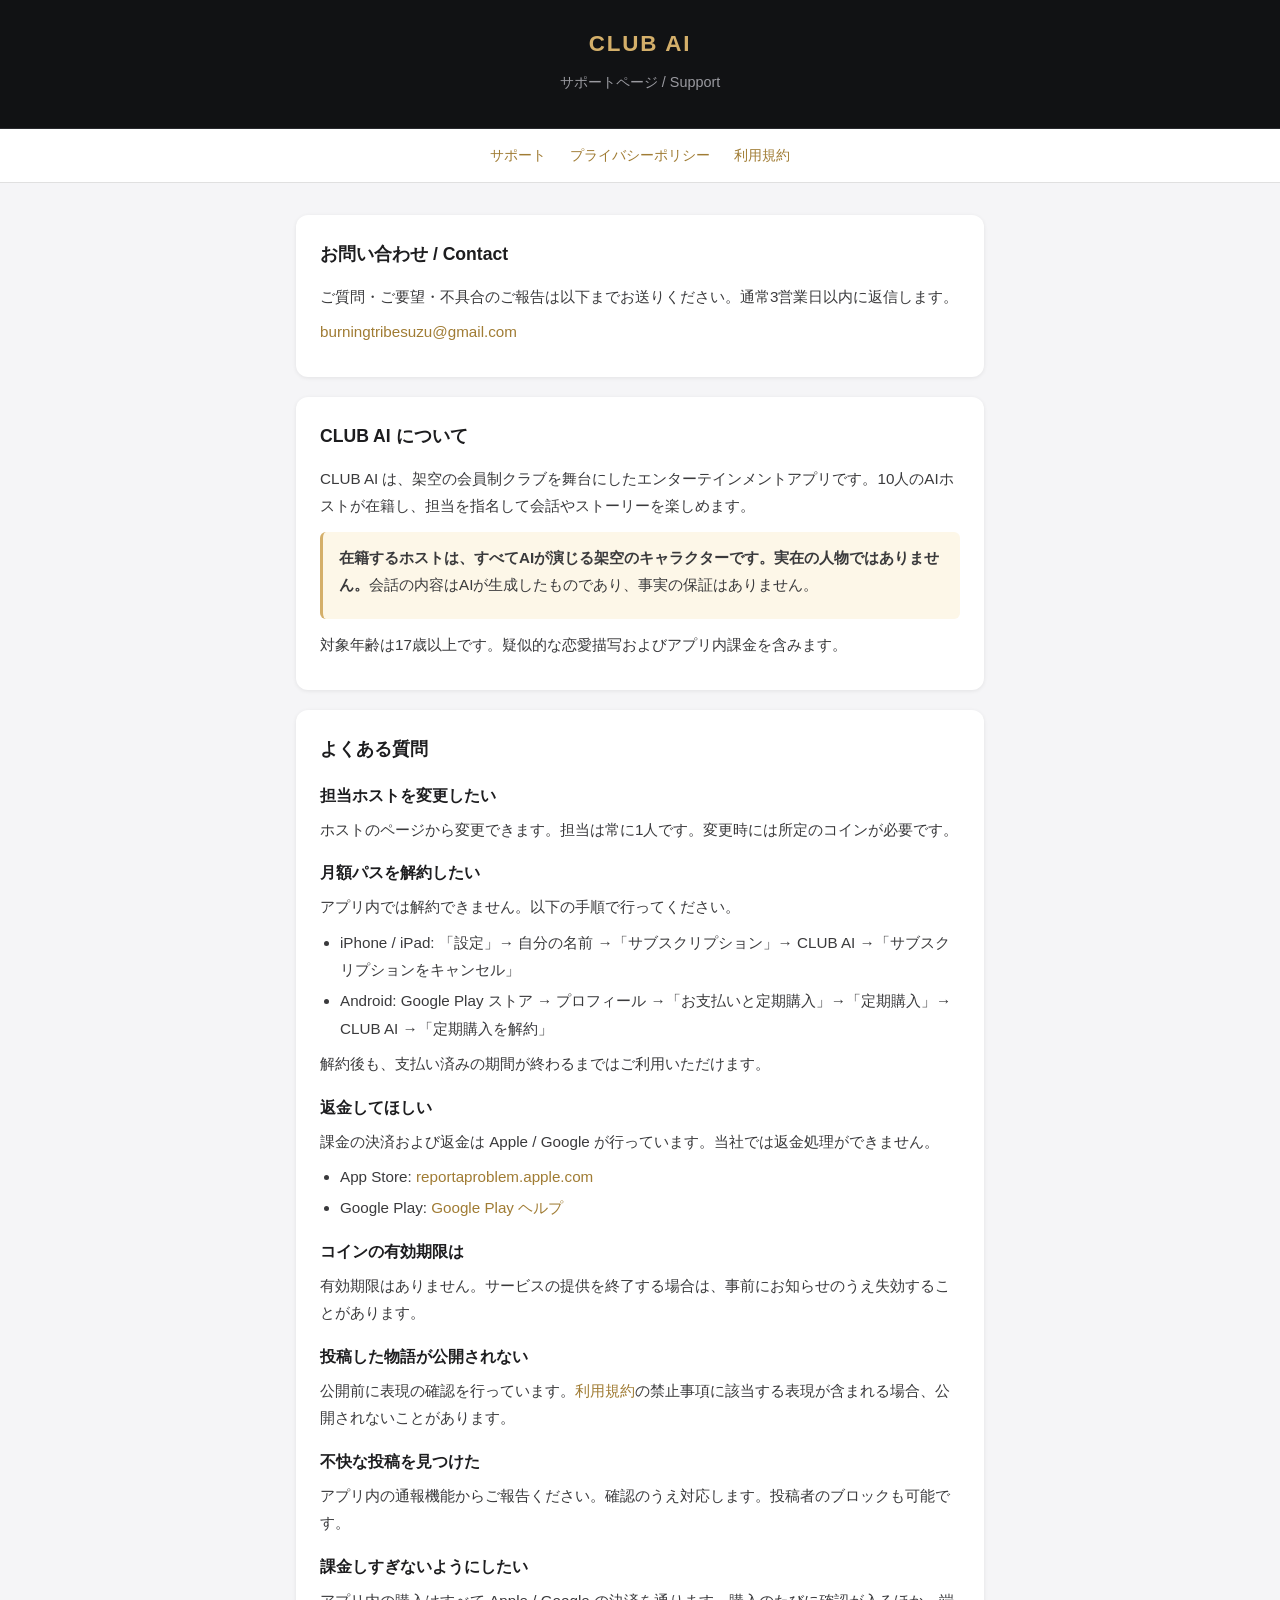
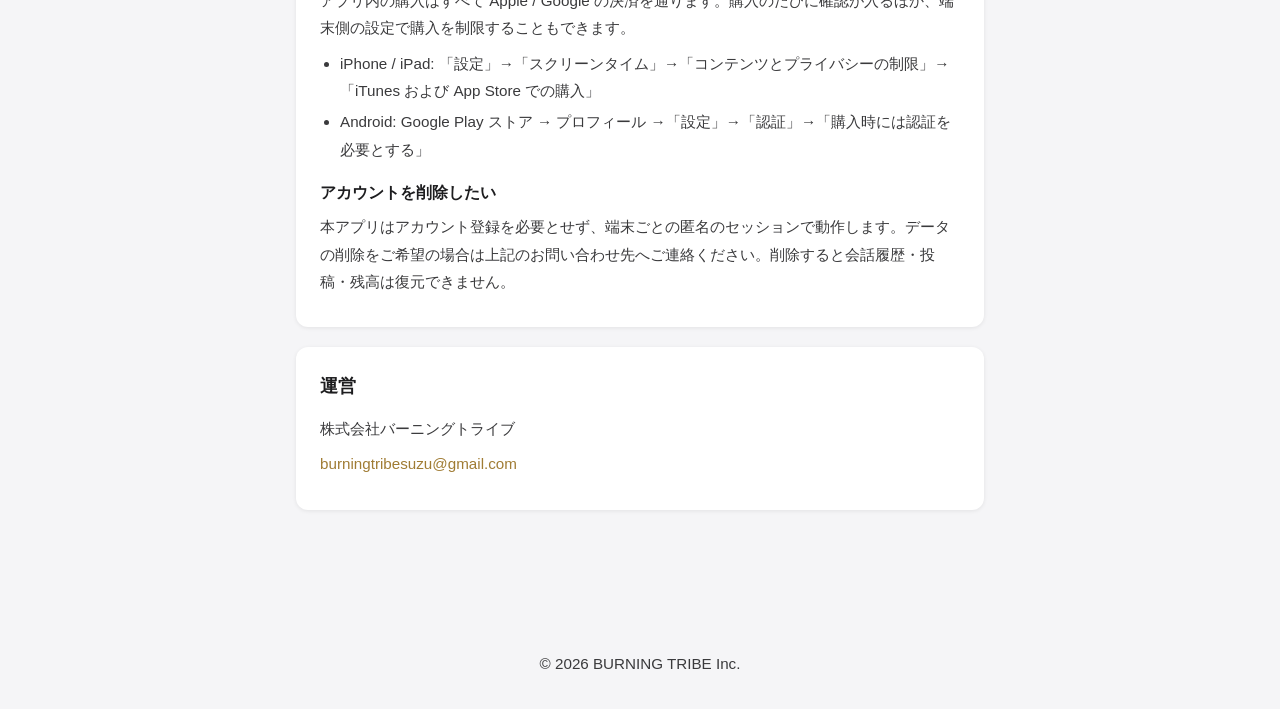
<file: index.html>
<!DOCTYPE html>
<html lang="ja">
<head>
<meta charset="UTF-8">
<meta name="viewport" content="width=device-width, initial-scale=1.0">
<title>CLUB AI — サポート</title>
<link rel="stylesheet" href="style.css">
</head>
<body>
<header>
  <h1>CLUB AI</h1>
  <p>サポートページ / Support</p>
</header>
<nav>
  <a href="index.html">サポート</a>
  <a href="privacy.html">プライバシーポリシー</a>
  <a href="terms.html">利用規約</a>
</nav>
<main>

<section>
  <h2>お問い合わせ / Contact</h2>
  <p>ご質問・ご要望・不具合のご報告は以下までお送りください。通常3営業日以内に返信します。</p>
  <p><a href="mailto:burningtribesuzu@gmail.com">burningtribesuzu@gmail.com</a></p>
</section>

<section>
  <h2>CLUB AI について</h2>
  <p>CLUB AI は、架空の会員制クラブを舞台にしたエンターテインメントアプリです。10人のAIホストが在籍し、担当を指名して会話やストーリーを楽しめます。</p>
  <div class="note">
    <p><strong>在籍するホストは、すべてAIが演じる架空のキャラクターです。実在の人物ではありません。</strong>会話の内容はAIが生成したものであり、事実の保証はありません。</p>
  </div>
  <p>対象年齢は17歳以上です。疑似的な恋愛描写およびアプリ内課金を含みます。</p>
</section>

<section>
  <h2>よくある質問</h2>

  <h3>担当ホストを変更したい</h3>
  <p>ホストのページから変更できます。担当は常に1人です。変更時には所定のコインが必要です。</p>

  <h3>月額パスを解約したい</h3>
  <p>アプリ内では解約できません。以下の手順で行ってください。</p>
  <ul>
    <li>iPhone / iPad: 「設定」→ 自分の名前 →「サブスクリプション」→ CLUB AI →「サブスクリプションをキャンセル」</li>
    <li>Android: Google Play ストア → プロフィール →「お支払いと定期購入」→「定期購入」→ CLUB AI →「定期購入を解約」</li>
  </ul>
  <p>解約後も、支払い済みの期間が終わるまではご利用いただけます。</p>

  <h3>返金してほしい</h3>
  <p>課金の決済および返金は Apple / Google が行っています。当社では返金処理ができません。</p>
  <ul>
    <li>App Store: <a href="https://reportaproblem.apple.com/">reportaproblem.apple.com</a></li>
    <li>Google Play: <a href="https://support.google.com/googleplay/answer/2479637">Google Play ヘルプ</a></li>
  </ul>

  <h3>コインの有効期限は</h3>
  <p>有効期限はありません。サービスの提供を終了する場合は、事前にお知らせのうえ失効することがあります。</p>

  <h3>投稿した物語が公開されない</h3>
  <p>公開前に表現の確認を行っています。<a href="terms.html">利用規約</a>の禁止事項に該当する表現が含まれる場合、公開されないことがあります。</p>

  <h3>不快な投稿を見つけた</h3>
  <p>アプリ内の通報機能からご報告ください。確認のうえ対応します。投稿者のブロックも可能です。</p>

  <h3>課金しすぎないようにしたい</h3>
  <p>アプリ内の購入はすべて Apple / Google の決済を通ります。購入のたびに確認が入るほか、端末側の設定で購入を制限することもできます。</p>
  <ul>
    <li>iPhone / iPad: 「設定」→「スクリーンタイム」→「コンテンツとプライバシーの制限」→「iTunes および App Store での購入」</li>
    <li>Android: Google Play ストア → プロフィール →「設定」→「認証」→「購入時には認証を必要とする」</li>
  </ul>

  <h3>アカウントを削除したい</h3>
  <p>本アプリはアカウント登録を必要とせず、端末ごとの匿名のセッションで動作します。データの削除をご希望の場合は上記のお問い合わせ先へご連絡ください。削除すると会話履歴・投稿・残高は復元できません。</p>
</section>

<section>
  <h2>運営</h2>
  <p>株式会社バーニングトライブ</p>
  <p><a href="mailto:burningtribesuzu@gmail.com">burningtribesuzu@gmail.com</a></p>
</section>

</main>
<footer>
  <p>© 2026 BURNING TRIBE Inc.</p>
</footer>
</body>
</html>
</file>
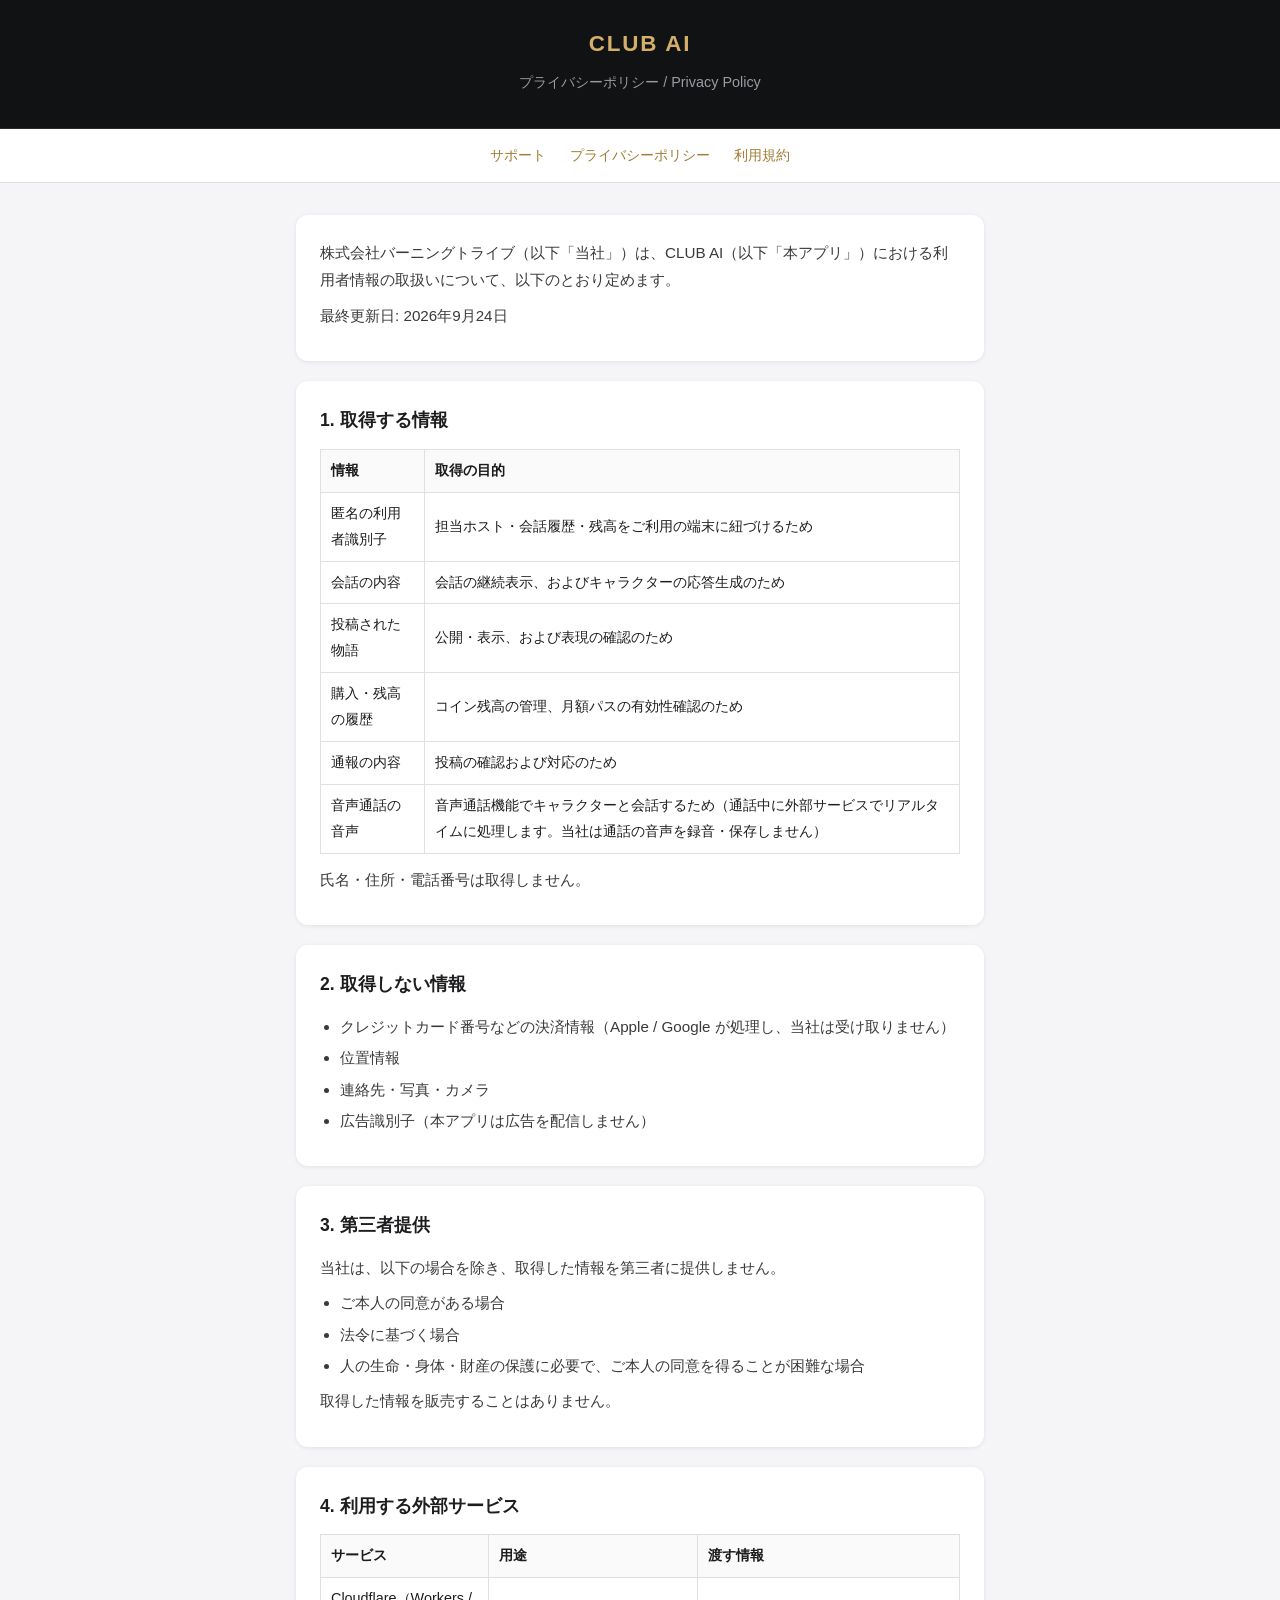
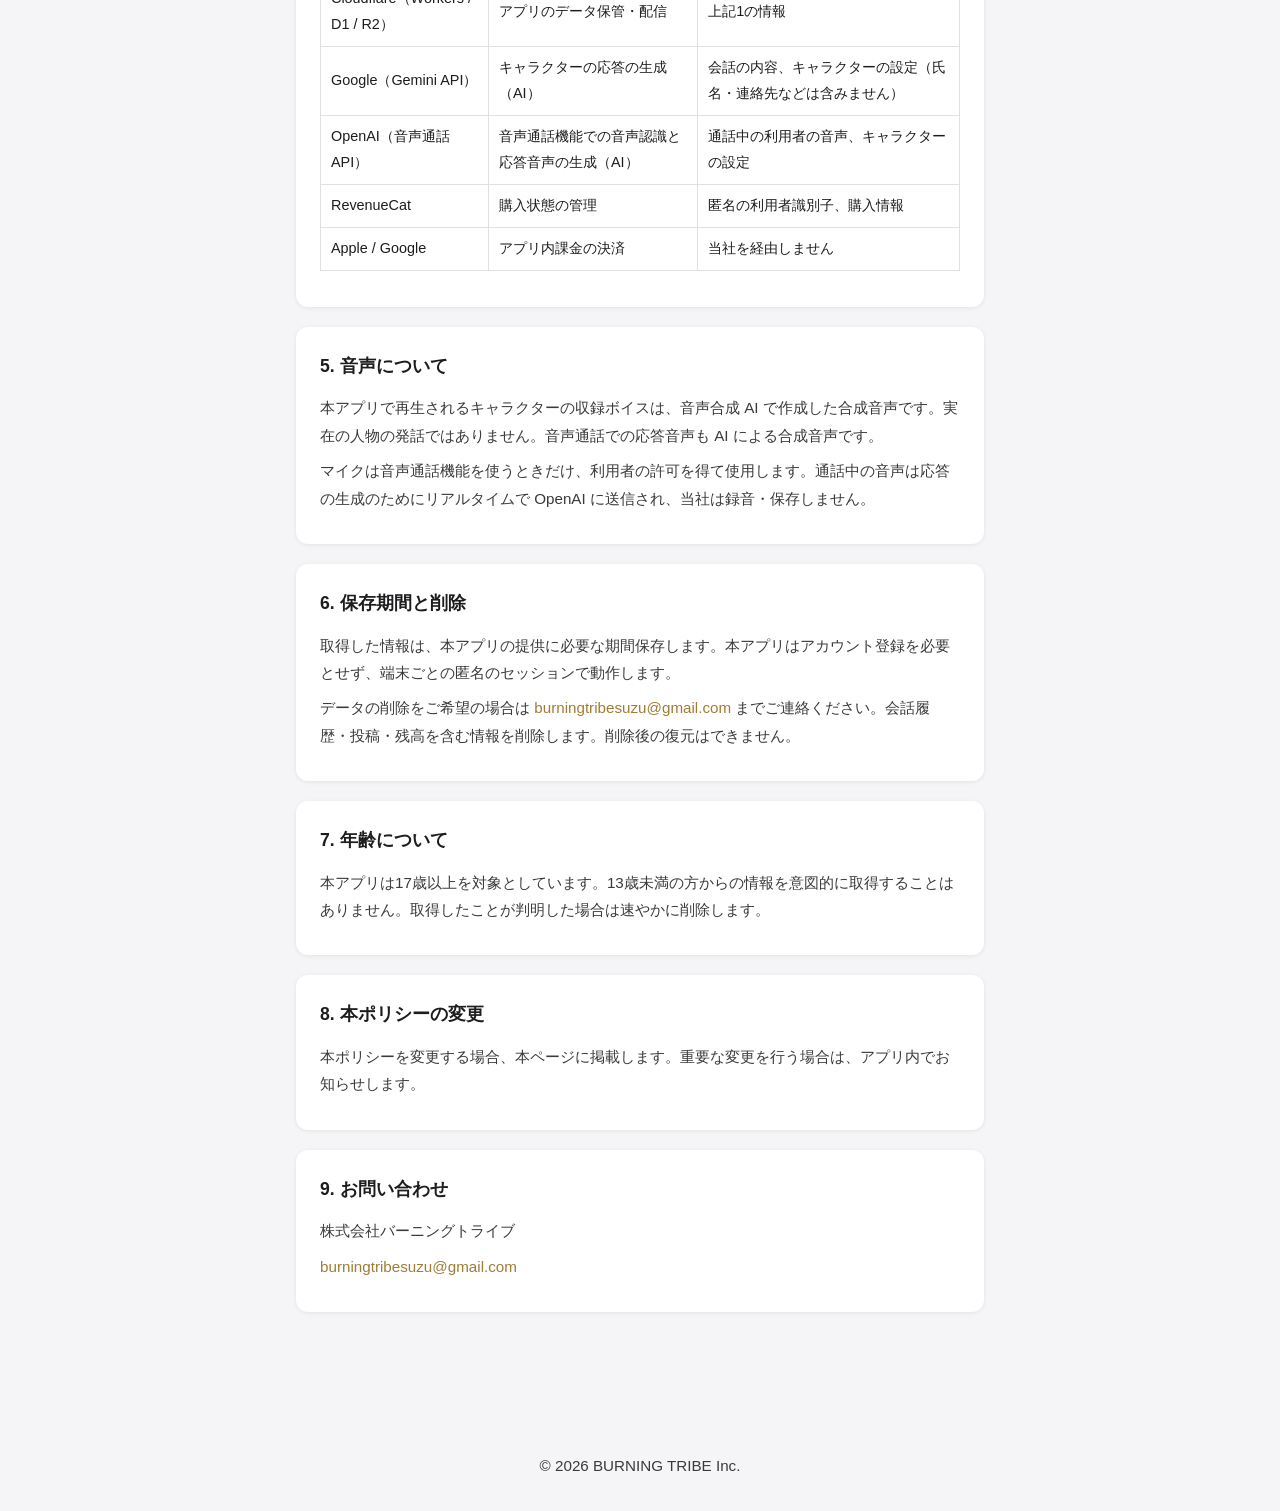
<file: privacy.html>
<!DOCTYPE html>
<html lang="ja">
<head>
<meta charset="UTF-8">
<meta name="viewport" content="width=device-width, initial-scale=1.0">
<title>CLUB AI — プライバシーポリシー</title>
<link rel="stylesheet" href="style.css">
</head>
<body>
<header>
  <h1>CLUB AI</h1>
  <p>プライバシーポリシー / Privacy Policy</p>
</header>
<nav>
  <a href="index.html">サポート</a>
  <a href="privacy.html">プライバシーポリシー</a>
  <a href="terms.html">利用規約</a>
</nav>
<main>

<section>
  <p>株式会社バーニングトライブ（以下「当社」）は、CLUB AI（以下「本アプリ」）における利用者情報の取扱いについて、以下のとおり定めます。</p>
  <p>最終更新日: 2026年9月24日</p>
</section>

<section>
  <h2>1. 取得する情報</h2>
  <table>
    <tr><th>情報</th><th>取得の目的</th></tr>
    <tr><td>匿名の利用者識別子</td><td>担当ホスト・会話履歴・残高をご利用の端末に紐づけるため</td></tr>
    <tr><td>会話の内容</td><td>会話の継続表示、およびキャラクターの応答生成のため</td></tr>
    <tr><td>投稿された物語</td><td>公開・表示、および表現の確認のため</td></tr>
    <tr><td>購入・残高の履歴</td><td>コイン残高の管理、月額パスの有効性確認のため</td></tr>
    <tr><td>通報の内容</td><td>投稿の確認および対応のため</td></tr>
    <tr><td>音声通話の音声</td><td>音声通話機能でキャラクターと会話するため（通話中に外部サービスでリアルタイムに処理します。当社は通話の音声を録音・保存しません）</td></tr>
  </table>
  <p>氏名・住所・電話番号は取得しません。</p>
</section>

<section>
  <h2>2. 取得しない情報</h2>
  <ul>
    <li>クレジットカード番号などの決済情報（Apple / Google が処理し、当社は受け取りません）</li>
    <li>位置情報</li>
    <li>連絡先・写真・カメラ</li>
    <li>広告識別子（本アプリは広告を配信しません）</li>
  </ul>
</section>

<section>
  <h2>3. 第三者提供</h2>
  <p>当社は、以下の場合を除き、取得した情報を第三者に提供しません。</p>
  <ul>
    <li>ご本人の同意がある場合</li>
    <li>法令に基づく場合</li>
    <li>人の生命・身体・財産の保護に必要で、ご本人の同意を得ることが困難な場合</li>
  </ul>
  <p>取得した情報を販売することはありません。</p>
</section>

<section>
  <h2>4. 利用する外部サービス</h2>
  <table>
    <tr><th>サービス</th><th>用途</th><th>渡す情報</th></tr>
    <tr><td>Cloudflare（Workers / D1 / R2）</td><td>アプリのデータ保管・配信</td><td>上記1の情報</td></tr>
    <tr><td>Google（Gemini API）</td><td>キャラクターの応答の生成（AI）</td><td>会話の内容、キャラクターの設定（氏名・連絡先などは含みません）</td></tr>
    <tr><td>OpenAI（音声通話 API）</td><td>音声通話機能での音声認識と応答音声の生成（AI）</td><td>通話中の利用者の音声、キャラクターの設定</td></tr>
    <tr><td>RevenueCat</td><td>購入状態の管理</td><td>匿名の利用者識別子、購入情報</td></tr>
    <tr><td>Apple / Google</td><td>アプリ内課金の決済</td><td>当社を経由しません</td></tr>
  </table>
</section>

<section>
  <h2>5. 音声について</h2>
  <p>本アプリで再生されるキャラクターの収録ボイスは、音声合成 AI で作成した合成音声です。実在の人物の発話ではありません。音声通話での応答音声も AI による合成音声です。</p>
  <p>マイクは音声通話機能を使うときだけ、利用者の許可を得て使用します。通話中の音声は応答の生成のためにリアルタイムで OpenAI に送信され、当社は録音・保存しません。</p>
</section>

<section>
  <h2>6. 保存期間と削除</h2>
  <p>取得した情報は、本アプリの提供に必要な期間保存します。本アプリはアカウント登録を必要とせず、端末ごとの匿名のセッションで動作します。</p>
  <p>データの削除をご希望の場合は <a href="mailto:burningtribesuzu@gmail.com">burningtribesuzu@gmail.com</a> までご連絡ください。会話履歴・投稿・残高を含む情報を削除します。削除後の復元はできません。</p>
</section>

<section>
  <h2>7. 年齢について</h2>
  <p>本アプリは17歳以上を対象としています。13歳未満の方からの情報を意図的に取得することはありません。取得したことが判明した場合は速やかに削除します。</p>
</section>

<section>
  <h2>8. 本ポリシーの変更</h2>
  <p>本ポリシーを変更する場合、本ページに掲載します。重要な変更を行う場合は、アプリ内でお知らせします。</p>
</section>

<section>
  <h2>9. お問い合わせ</h2>
  <p>株式会社バーニングトライブ</p>
  <p><a href="mailto:burningtribesuzu@gmail.com">burningtribesuzu@gmail.com</a></p>
</section>

</main>
<footer>
  <p>© 2026 BURNING TRIBE Inc.</p>
</footer>
</body>
</html>
</file>
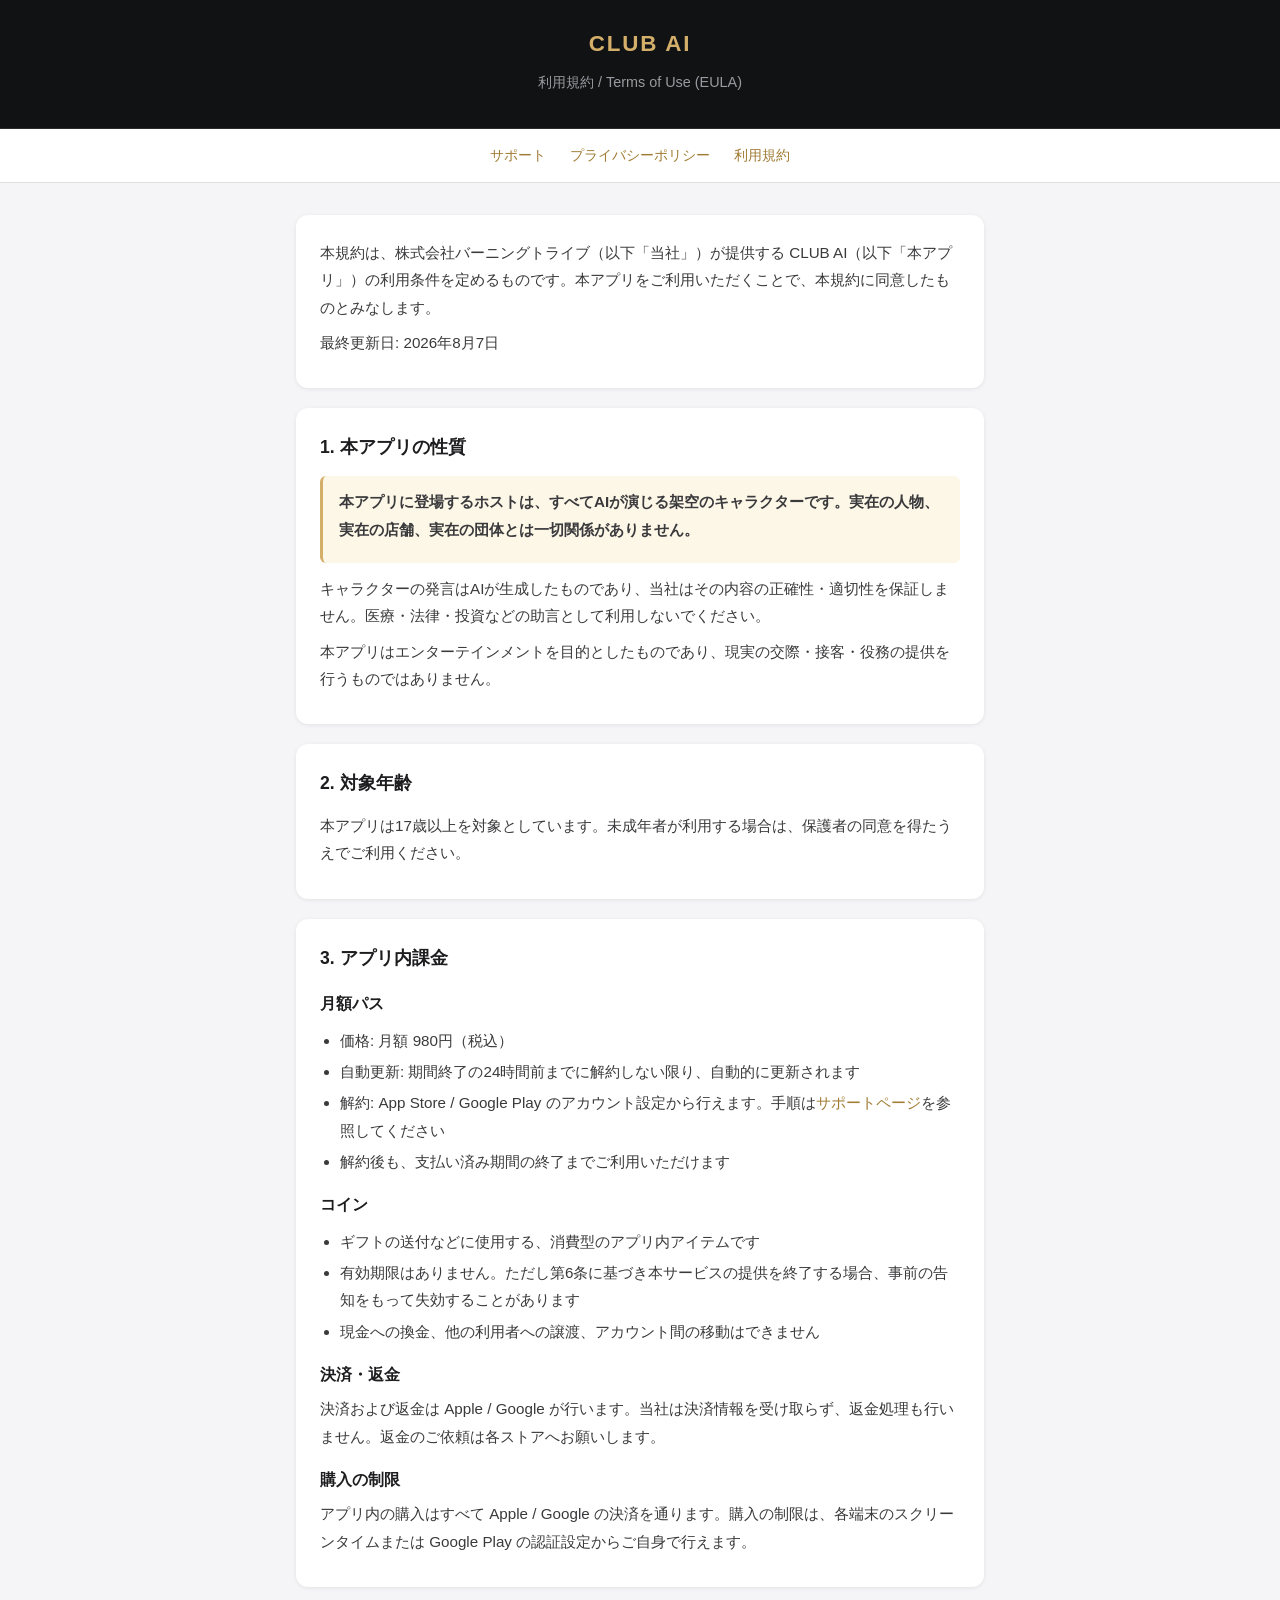
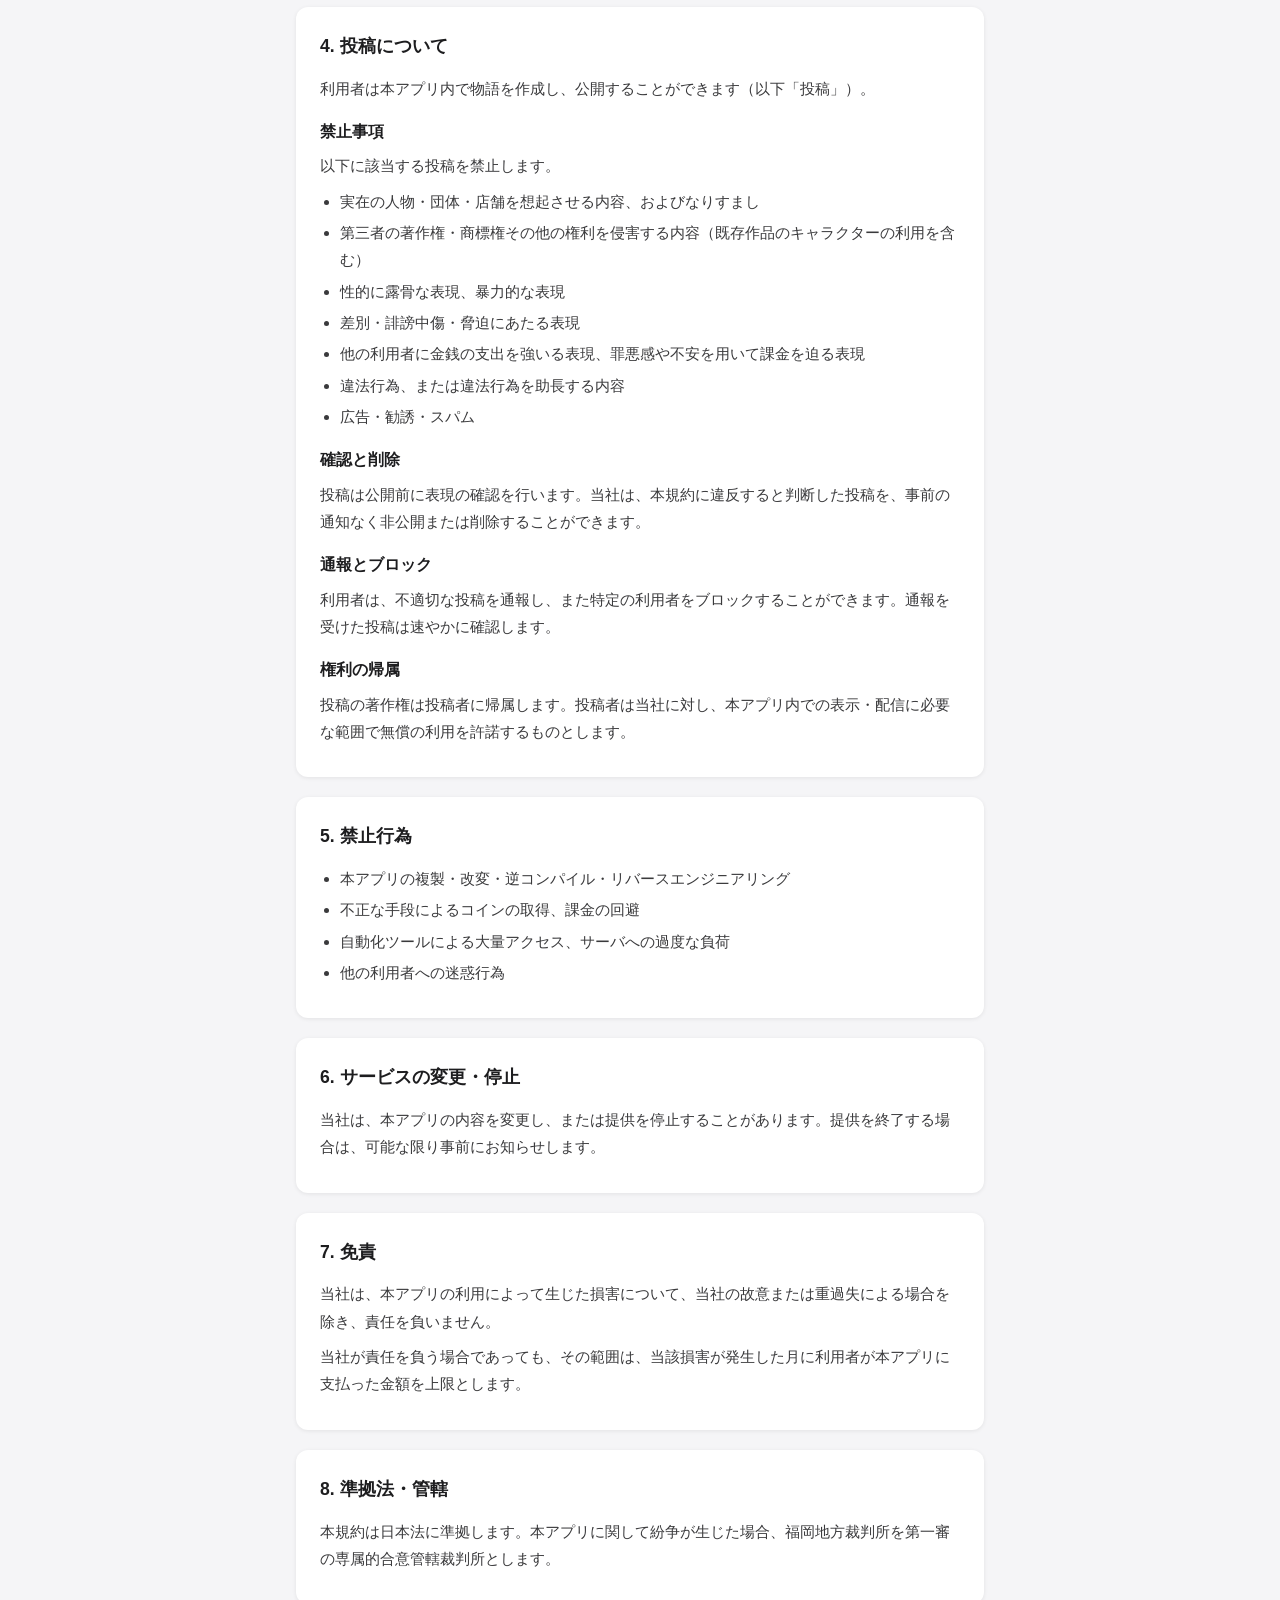
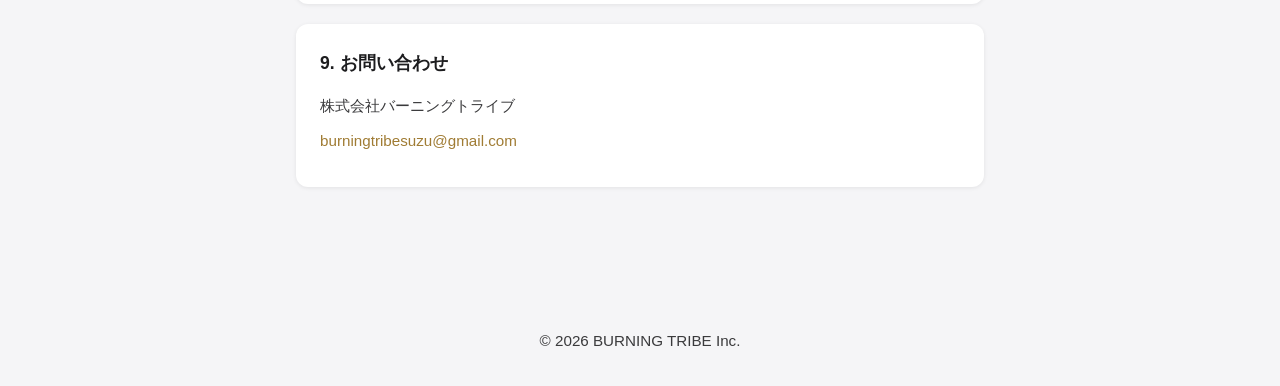
<file: terms.html>
<!DOCTYPE html>
<html lang="ja">
<head>
<meta charset="UTF-8">
<meta name="viewport" content="width=device-width, initial-scale=1.0">
<title>CLUB AI — 利用規約</title>
<link rel="stylesheet" href="style.css">
</head>
<body>
<header>
  <h1>CLUB AI</h1>
  <p>利用規約 / Terms of Use (EULA)</p>
</header>
<nav>
  <a href="index.html">サポート</a>
  <a href="privacy.html">プライバシーポリシー</a>
  <a href="terms.html">利用規約</a>
</nav>
<main>

<section>
  <p>本規約は、株式会社バーニングトライブ（以下「当社」）が提供する CLUB AI（以下「本アプリ」）の利用条件を定めるものです。本アプリをご利用いただくことで、本規約に同意したものとみなします。</p>
  <p>最終更新日: 2026年8月7日</p>
</section>

<section>
  <h2>1. 本アプリの性質</h2>
  <div class="note">
    <p><strong>本アプリに登場するホストは、すべてAIが演じる架空のキャラクターです。実在の人物、実在の店舗、実在の団体とは一切関係がありません。</strong></p>
  </div>
  <p>キャラクターの発言はAIが生成したものであり、当社はその内容の正確性・適切性を保証しません。医療・法律・投資などの助言として利用しないでください。</p>
  <p>本アプリはエンターテインメントを目的としたものであり、現実の交際・接客・役務の提供を行うものではありません。</p>
</section>

<section>
  <h2>2. 対象年齢</h2>
  <p>本アプリは17歳以上を対象としています。未成年者が利用する場合は、保護者の同意を得たうえでご利用ください。</p>
</section>

<section>
  <h2>3. アプリ内課金</h2>
  <h3>月額パス</h3>
  <ul>
    <li>価格: 月額 980円（税込）</li>
    <li>自動更新: 期間終了の24時間前までに解約しない限り、自動的に更新されます</li>
    <li>解約: App Store / Google Play のアカウント設定から行えます。手順は<a href="index.html">サポートページ</a>を参照してください</li>
    <li>解約後も、支払い済み期間の終了までご利用いただけます</li>
  </ul>
  <h3>コイン</h3>
  <ul>
    <li>ギフトの送付などに使用する、消費型のアプリ内アイテムです</li>
    <li>有効期限はありません。ただし第6条に基づき本サービスの提供を終了する場合、事前の告知をもって失効することがあります</li>
    <li>現金への換金、他の利用者への譲渡、アカウント間の移動はできません</li>
  </ul>
  <h3>決済・返金</h3>
  <p>決済および返金は Apple / Google が行います。当社は決済情報を受け取らず、返金処理も行いません。返金のご依頼は各ストアへお願いします。</p>
  <h3>購入の制限</h3>
  <p>アプリ内の購入はすべて Apple / Google の決済を通ります。購入の制限は、各端末のスクリーンタイムまたは Google Play の認証設定からご自身で行えます。</p>
</section>

<section>
  <h2>4. 投稿について</h2>
  <p>利用者は本アプリ内で物語を作成し、公開することができます（以下「投稿」）。</p>
  <h3>禁止事項</h3>
  <p>以下に該当する投稿を禁止します。</p>
  <ul>
    <li>実在の人物・団体・店舗を想起させる内容、およびなりすまし</li>
    <li>第三者の著作権・商標権その他の権利を侵害する内容（既存作品のキャラクターの利用を含む）</li>
    <li>性的に露骨な表現、暴力的な表現</li>
    <li>差別・誹謗中傷・脅迫にあたる表現</li>
    <li>他の利用者に金銭の支出を強いる表現、罪悪感や不安を用いて課金を迫る表現</li>
    <li>違法行為、または違法行為を助長する内容</li>
    <li>広告・勧誘・スパム</li>
  </ul>
  <h3>確認と削除</h3>
  <p>投稿は公開前に表現の確認を行います。当社は、本規約に違反すると判断した投稿を、事前の通知なく非公開または削除することができます。</p>
  <h3>通報とブロック</h3>
  <p>利用者は、不適切な投稿を通報し、また特定の利用者をブロックすることができます。通報を受けた投稿は速やかに確認します。</p>
  <h3>権利の帰属</h3>
  <p>投稿の著作権は投稿者に帰属します。投稿者は当社に対し、本アプリ内での表示・配信に必要な範囲で無償の利用を許諾するものとします。</p>
</section>

<section>
  <h2>5. 禁止行為</h2>
  <ul>
    <li>本アプリの複製・改変・逆コンパイル・リバースエンジニアリング</li>
    <li>不正な手段によるコインの取得、課金の回避</li>
    <li>自動化ツールによる大量アクセス、サーバへの過度な負荷</li>
    <li>他の利用者への迷惑行為</li>
  </ul>
</section>

<section>
  <h2>6. サービスの変更・停止</h2>
  <p>当社は、本アプリの内容を変更し、または提供を停止することがあります。提供を終了する場合は、可能な限り事前にお知らせします。</p>
</section>

<section>
  <h2>7. 免責</h2>
  <p>当社は、本アプリの利用によって生じた損害について、当社の故意または重過失による場合を除き、責任を負いません。</p>
  <p>当社が責任を負う場合であっても、その範囲は、当該損害が発生した月に利用者が本アプリに支払った金額を上限とします。</p>
</section>

<section>
  <h2>8. 準拠法・管轄</h2>
  <p>本規約は日本法に準拠します。本アプリに関して紛争が生じた場合、福岡地方裁判所を第一審の専属的合意管轄裁判所とします。</p>
</section>

<section>
  <h2>9. お問い合わせ</h2>
  <p>株式会社バーニングトライブ</p>
  <p><a href="mailto:burningtribesuzu@gmail.com">burningtribesuzu@gmail.com</a></p>
</section>

</main>
<footer>
  <p>© 2026 BURNING TRIBE Inc.</p>
</footer>
</body>
</html>
</file>
<file: style.css>
*, *::before, *::after { box-sizing: border-box; margin: 0; padding: 0; }

body {
  font-family: -apple-system, BlinkMacSystemFont, 'Helvetica Neue', 'Hiragino Sans', sans-serif;
  background: #f5f5f7;
  color: #1d1d1f;
  line-height: 1.8;
}

header {
  background: #111214;
  border-bottom: 1px solid #2a2b2f;
  padding: 24px;
  text-align: center;
}

header h1 {
  font-size: 1.4rem;
  font-weight: 700;
  color: #d4af6a;
  letter-spacing: 0.08em;
}

header p {
  font-size: 0.9rem;
  color: #9a9aa0;
  margin-top: 6px;
}

nav {
  background: #fff;
  border-bottom: 1px solid #e0e0e0;
  padding: 12px 16px;
  text-align: center;
}

nav a {
  font-size: 0.9rem;
  margin: 0 10px;
  white-space: nowrap;
}

main { max-width: 720px; margin: 32px auto; padding: 0 16px 64px; }

section {
  background: #fff;
  border-radius: 12px;
  padding: 24px;
  margin-bottom: 20px;
  box-shadow: 0 1px 4px rgba(0, 0, 0, 0.08);
}

h2 { font-size: 1.1rem; font-weight: 700; margin-bottom: 12px; }
h3 { font-size: 0.98rem; font-weight: 700; margin: 16px 0 6px; }
p { font-size: 0.95rem; color: #3a3a3c; margin-bottom: 8px; }
ul { margin: 8px 0 8px 20px; }
li { font-size: 0.95rem; color: #3a3a3c; margin-bottom: 4px; }

a { color: #a07c34; text-decoration: none; }
a:hover { text-decoration: underline; }

.note {
  background: #fdf7e8;
  border-left: 3px solid #d4af6a;
  padding: 12px 16px;
  border-radius: 6px;
  margin: 12px 0;
}

table { width: 100%; border-collapse: collapse; margin: 12px 0; font-size: 0.9rem; }
th, td { border: 1px solid #e0e0e0; padding: 8px 10px; text-align: left; }
th { background: #fafafa; font-weight: 700; }

footer { text-align: center; font-size: 0.8rem; color: #6e6e73; padding: 24px 16px; }
</file>
